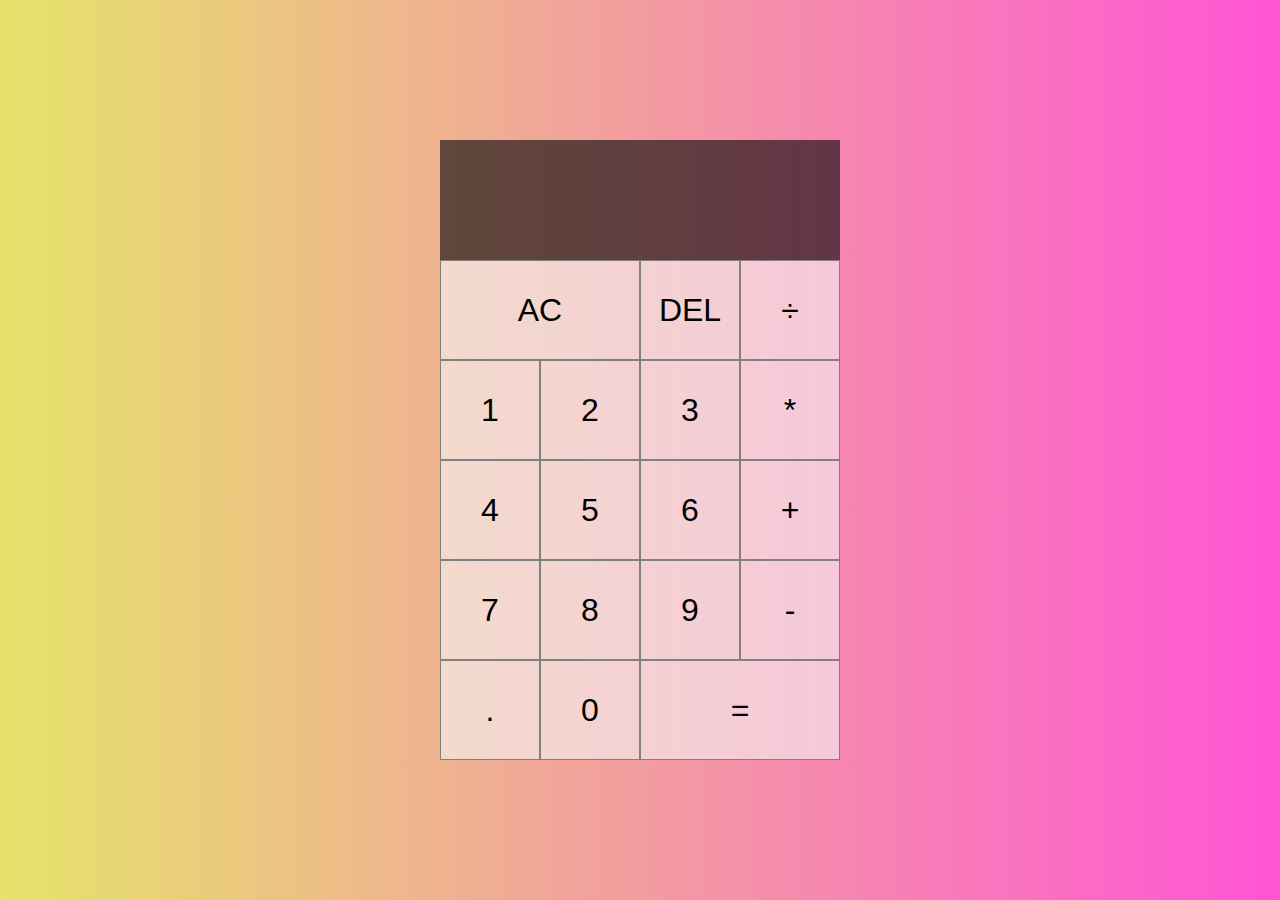
<file: Calculator/index.html>
<!DOCTYPE html>
<html lang="en">
<head>
    <meta charset="UTF-8">
    <meta http-equiv="X-UA-Compatible" content="IE=edge">
    <meta name="viewport" content="width=device-width, initial-scale=1.0">
    <title>Calculator</title>
    <link href="style.css" rel="stylesheet">
    <script scr="script.js" defer></script>
</head>
<body>
    <div class="calculator-grid">
        <div class="output">
            <div data-previous-operand class="previous-operand"></div>
            <div data-current-operand class="current-operand"></div>

        </div>
        <button data-all-clear class="span-two">AC</button>
         <button data-delete>DEL</button>
         <button data-operation>÷</button>
         <button data-number>1</button>
         <button data-number>2</button>
         <button data-number>3</button>
         <button data-operation>*</button>
         <button data-number>4</button>
         <button data-number>5</button>
         <button data-number>6</button>
         <button data-operation>+</button>
         <button data-number>7</button>
         <button data-number>8</button>
         <button data-number>9</button>
         <button data-operation>-</button>
         <button data-number>.</button>
         <button data-number>0</button>
         <button data-equals class="span-two">=</button>

    </div>

    <script src="script.js"></script>
</body>
</html>
</file>
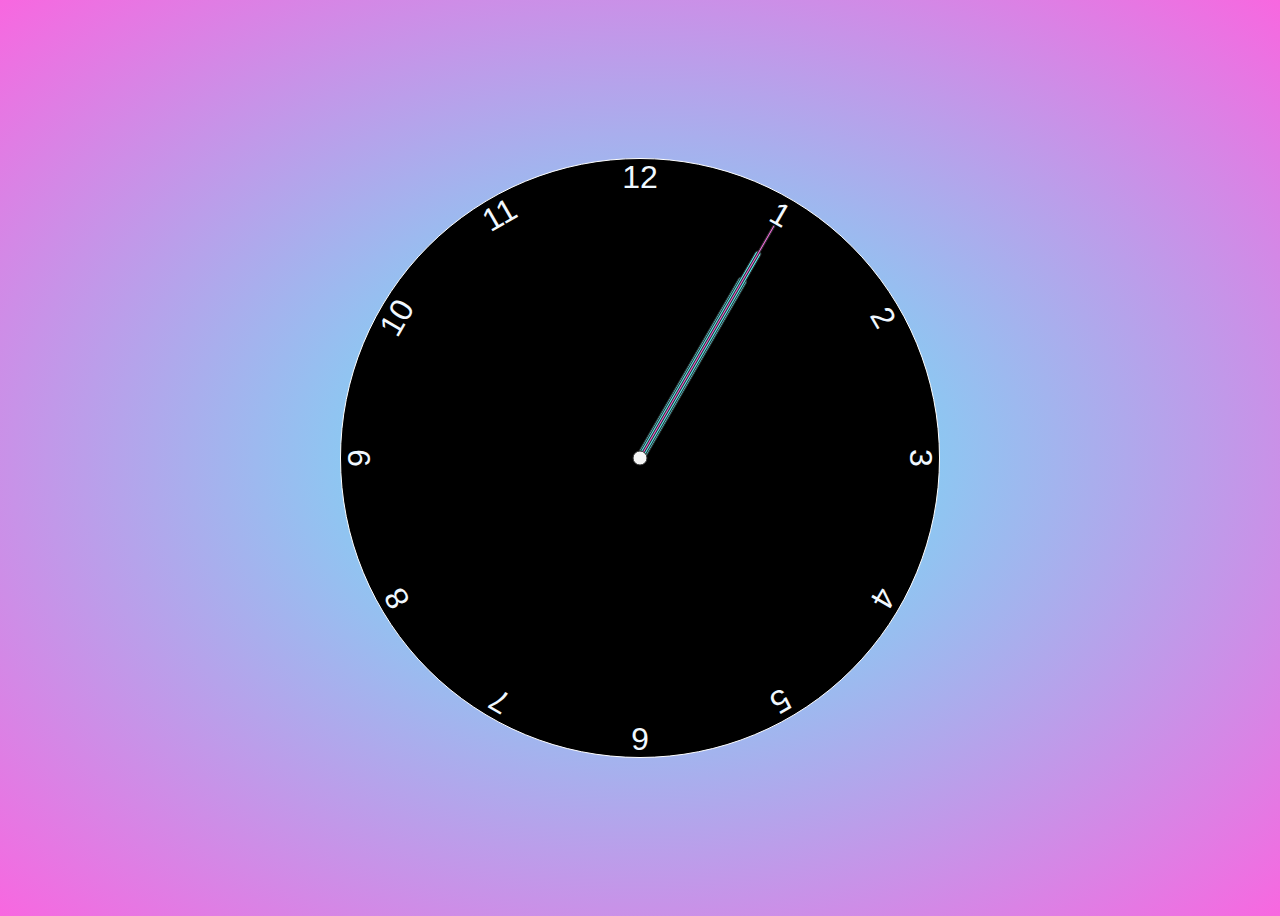
<file: Clock/index.html>
<!DOCTYPE html>
<html lang="en">
<head>
    <meta charset="UTF-8">
    <meta http-equiv="X-UA-Compatible" content="IE=edge">
    <meta name="viewport" content="width=device-width, initial-scale=1.0">
    <link href="styles.css" rel="stylesheet">
    <script defer scr="script.js"></script>
    <title>clock</title>
</head>
<body>
  <div class="clock">
    <div class="hand hour" data-hour-hand></div>
    <div class="hand minute" data-minute-hand></div>
    <div class="hand second" data-second-hand></div>
    <div class="number number1">1</div>
    <div class="number number2">2</div>
    <div class="number number3">3</div>
    <div class="number number4">4</div>
    <div class="number number5">5</div>
    <div class="number number6">6</div>
    <div class="number number7">7</div>
    <div class="number number8">8</div> 
    <div class="number number9">9</div>
    <div class="number number10">10</div>
    <div class="number number11">11</div>
    <div class="number number12">12</div>
    </div>
         
<script src="script.js"></script>                                 
</body>
</html>
</file>
<file: Calculator/style.css>
*, *::before, *::after {
    box-sizing: border-box ;
    font-family: Arial, sans-serif;
    font-weight: normal;
}
 
body {
    padding: 0%;
    margin: 0%;
    background: linear-gradient(to right, rgb(230, 227, 107), rgb(255, 85, 213));
}

.calculator-grid {
    display: grid;
    justify-content: center;
    align-content: center;
    min-height: 100vh;
    grid-template-columns: repeat(4, 100px);
    grid-template-rows: minmax(120px, auto) repeat(5, 100px)
}

.calculator-grid > button {
    cursor: pointer;
    font-size: 2rem;
    border: 1px solid rgb(128, 128, 128);
    outline: 1px;
    background-color: rgb(245, 245, 245, .6);


}

.calculator-grid > button:hover {
   background-color: rgb(245, 245, 245, .9);
}

.span-two{
    grid-column: span 2;
}

.output {
    grid-column: 1 / -1;
    background-color: rgb(0, 0, 0, .6);
    display: flex;
    align-items: flex-end;
    justify-content: space-around;
    flex-direction: column;
    padding: column;
    word-wrap: break-word;
    word-break: break-all;
}

.output .previous-operand {
    color: rgb(245, 245, 245, .7);
    font-size: 1.5rem;
}

.output .current-operand {
    color: rgb(245, 245, 245);
    font-size: 2.5rem;
}
</file>
<file: Clock/styles.css>
*, *::after, *::before {
box-sizing: border-box;
font-family: 'Lucida Sans',  sans-serif;
}

body {

background: radial-gradient(#5af5fa, #f867e0);
display:flex;
justify-content: center;
align-items: center;
min-height: 100vh;
overflow: hidden;
}
.clock {
    width: 600px;
    height: 600px;
    background-color: rgb(0, 0, 0, 1);
    border-radius: 50%;
    border: 1px solid rgb(255, 255, 255);
    position: relative;
}
.clock .number {
    --rotation:0;
    position: absolute;
    width :100%;
    height: 100%;
    text-align: center;
    color:aliceblue;
    transform: rotate(var(--rotation));
    font-size: 2rem;

}

.clock .number1 { --rotation: 30deg; }
.clock .number2 { --rotation: 60deg; }
.clock .number3 { --rotation: 90deg; }
.clock .number4 { --rotation: 120deg; }
.clock .number5 { --rotation: 150deg; }
.clock .number6 { --rotation: 180deg; }
.clock .number7 { --rotation: 210deg; }
.clock .number8 { --rotation: 240deg; }
.clock .number9 { --rotation: 270deg; }
.clock .number10 { --rotation: 300deg; }
.clock .number11 { --rotation: 330deg; }


.clock .hand {
    --rotation: 30;
    position: absolute;
    bottom: 50%;
    left: 50%;
    background-color: rgb(255, 255, 255);
    border: 1px solid #2b2c2c;
    border-top-left-radius: 10px;
    border-top-right-radius: 10px;
    transform-origin: bottom;
    z-index: 10;
    transform: translateX(-50%) rotate(calc(var(--rotation) * 1deg));
}

.clock::after {
    content: '';
    position:absolute;
    background-color: whitesmoke;
    z-index: 11;
    width: 15px;
    height: 15px;
    top:50%;
    left:50%;
    transform:  translate(-50%, -50%);
    border-radius: 50%;
    border: 1px solid #2b2c2c;


}

.clock .hand.second {
    width: 3px;
    height: 45%;
    background-color:#f867e0;
}

.clock .hand.minute {
    width: 7px;
    height: 40%;
    background-color: #5af5fa;
}

.clock .hand.hour {
    width: 10px;
    height: 35%;
    background-color: #5af5fa;
}
</file>
